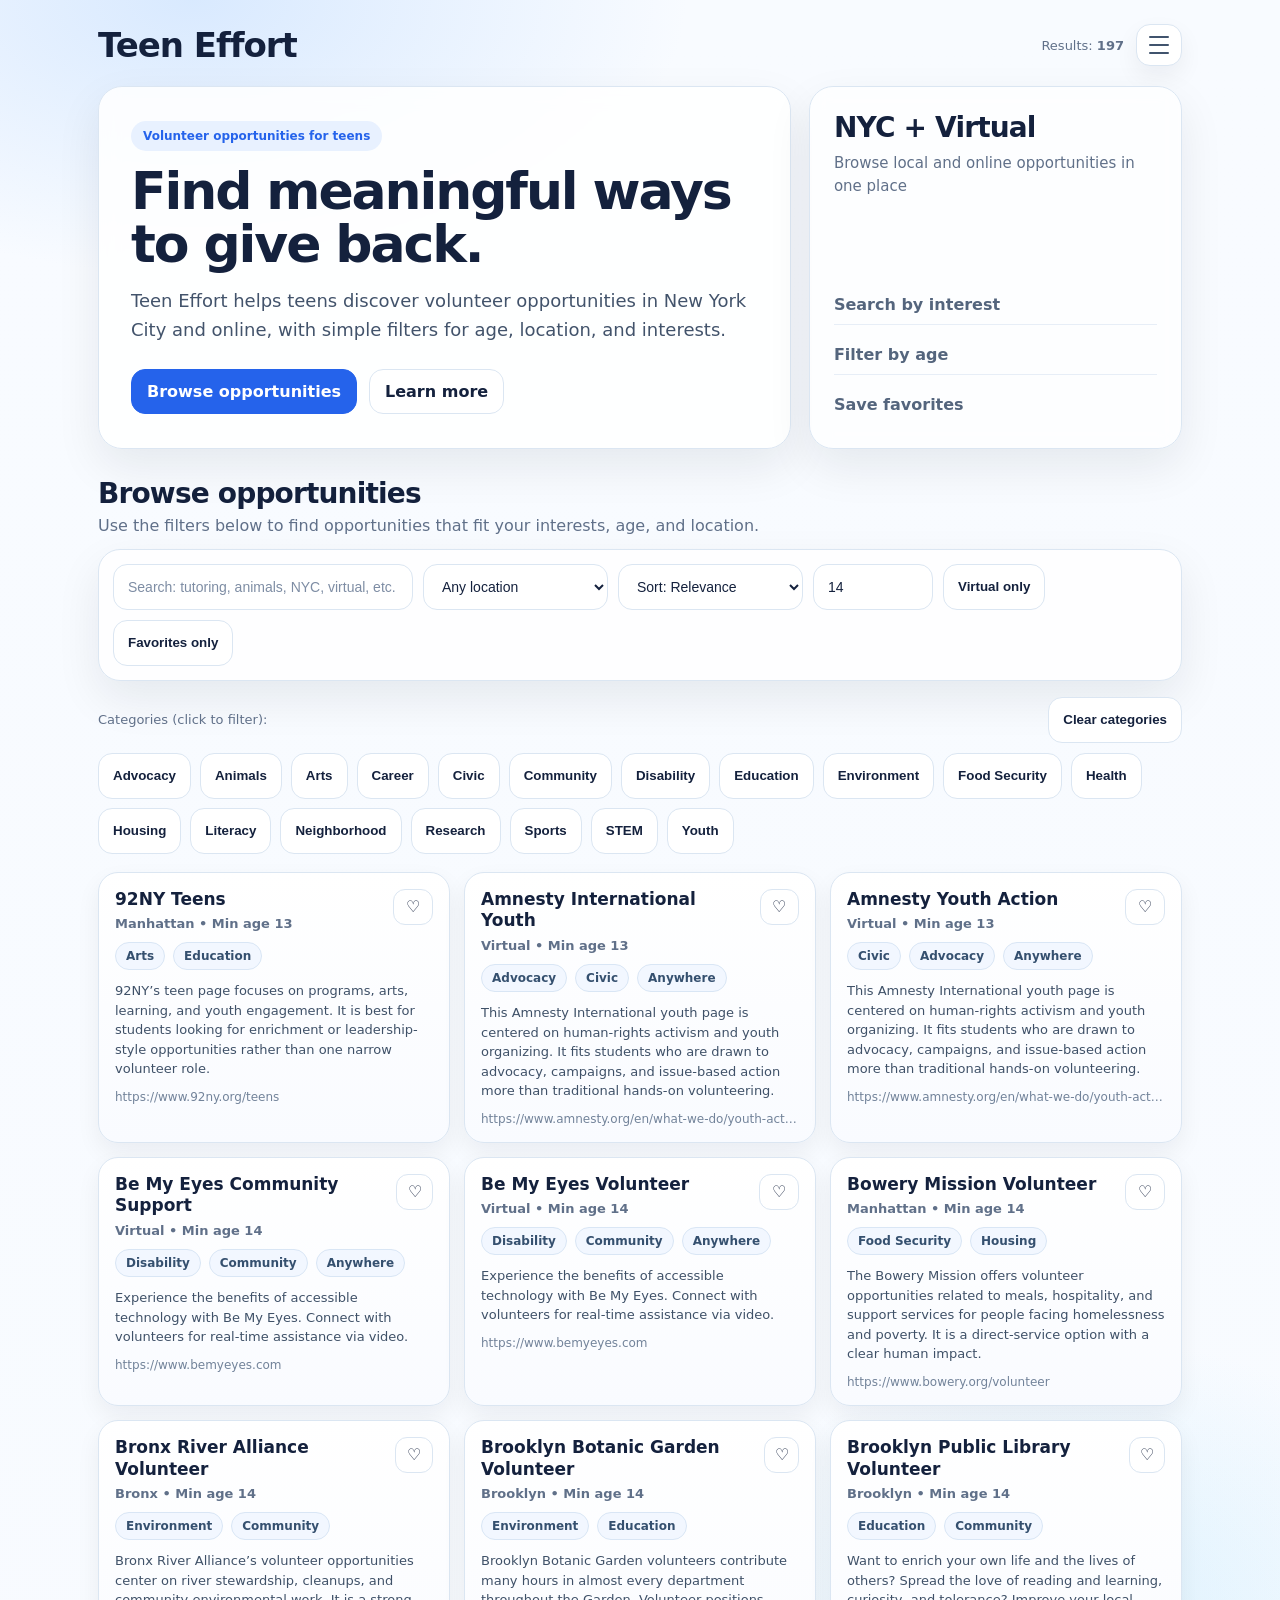
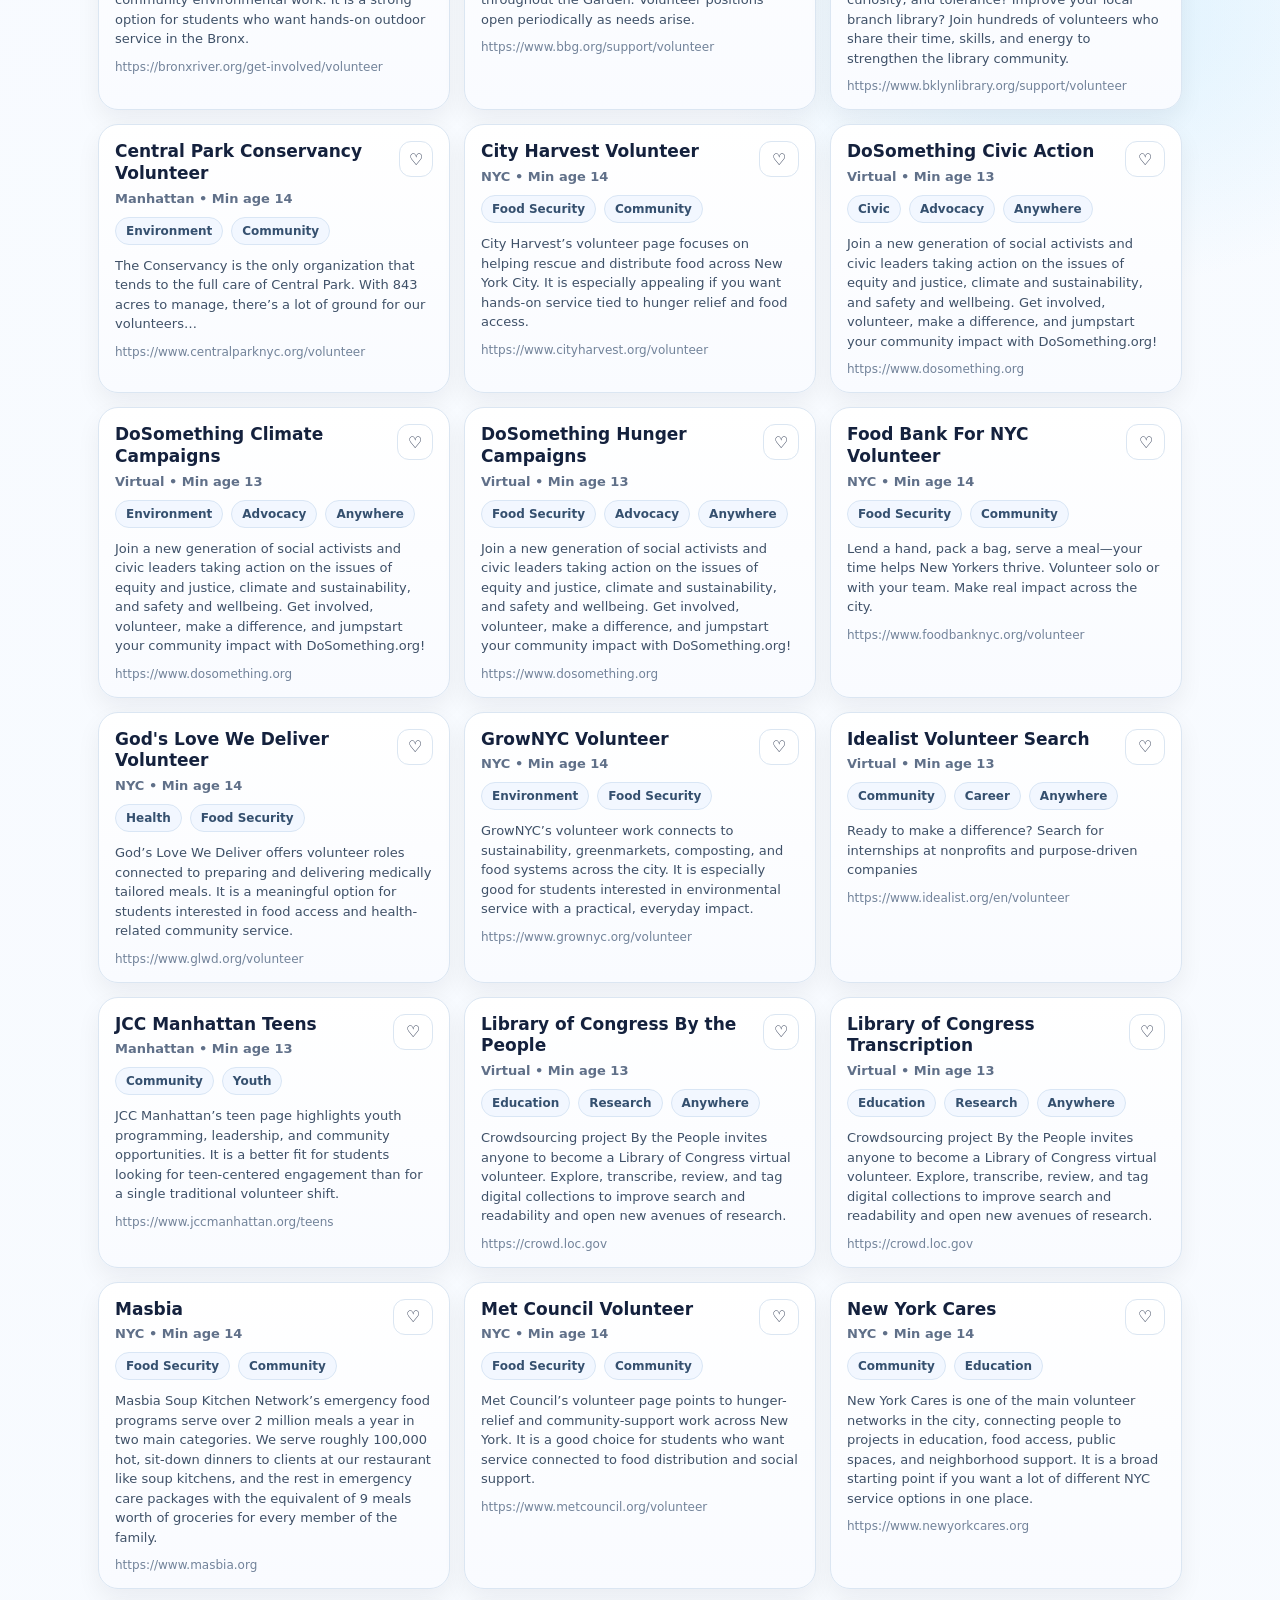
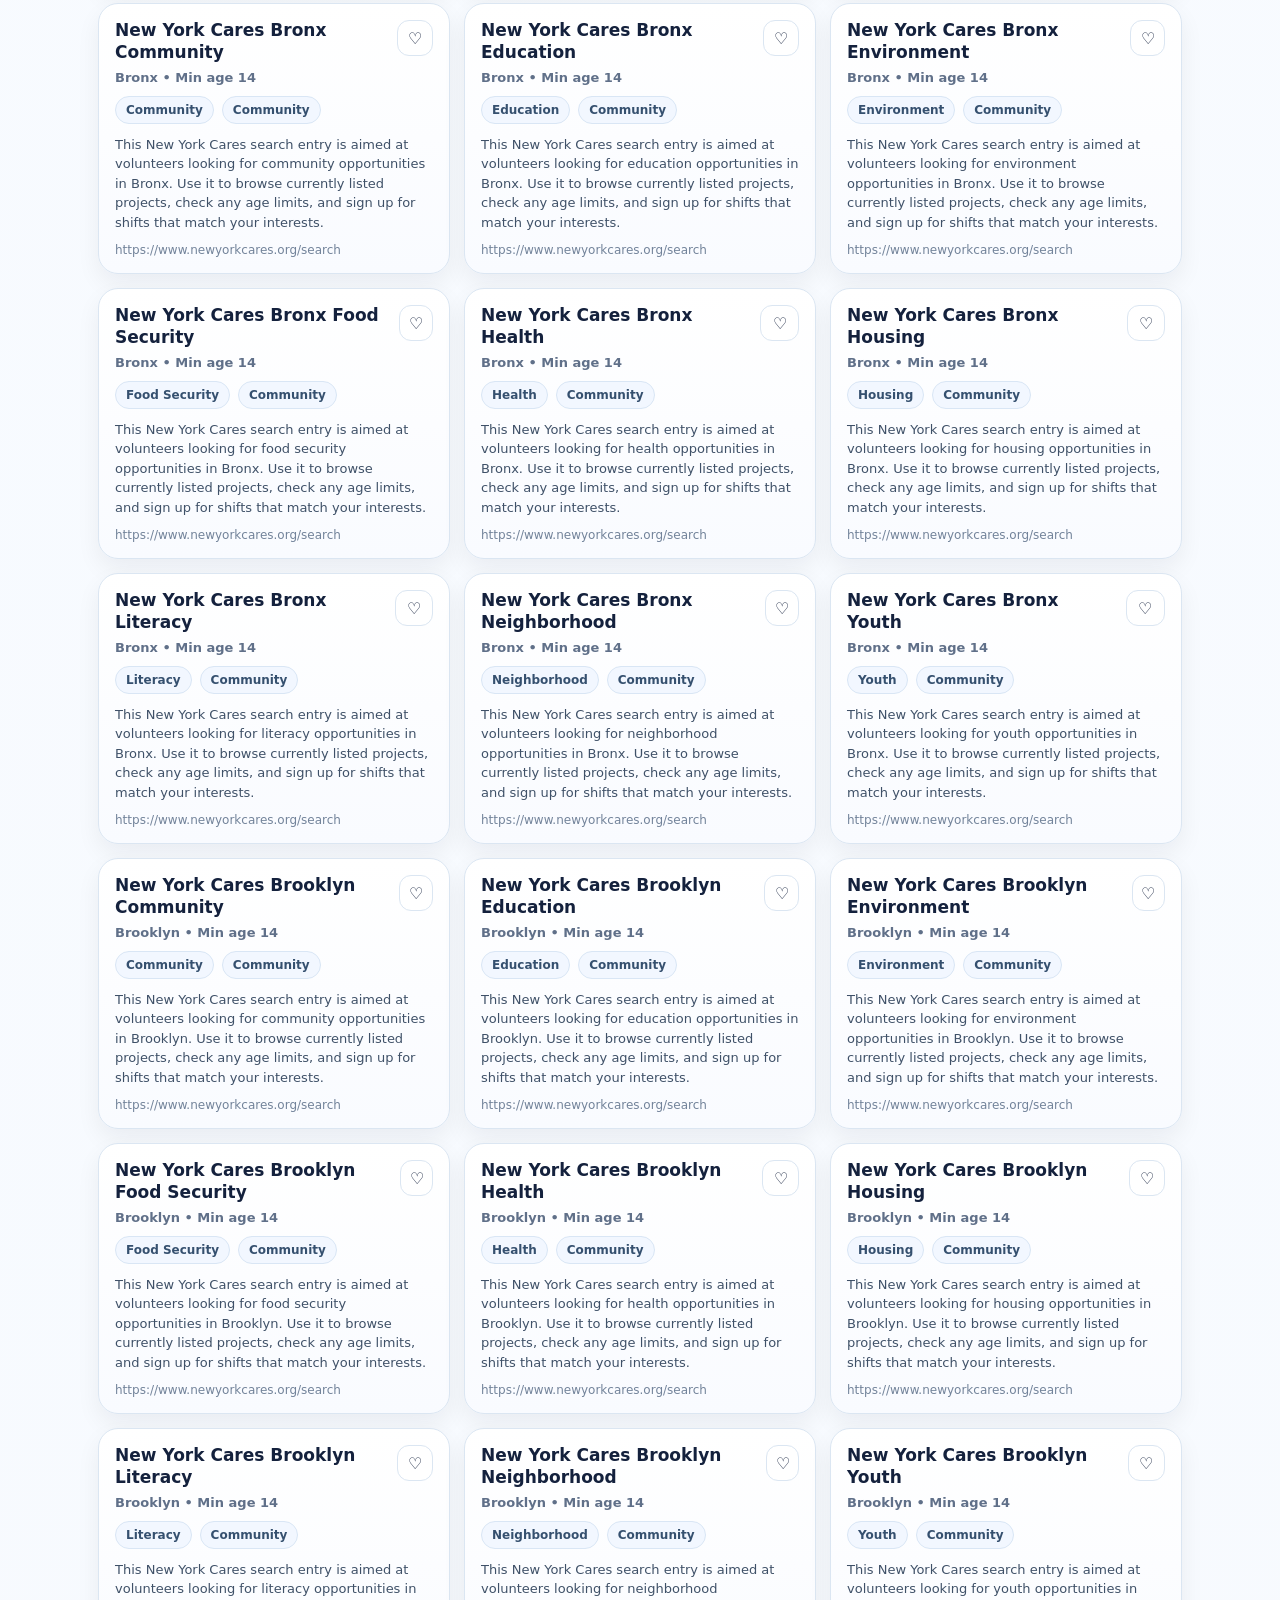
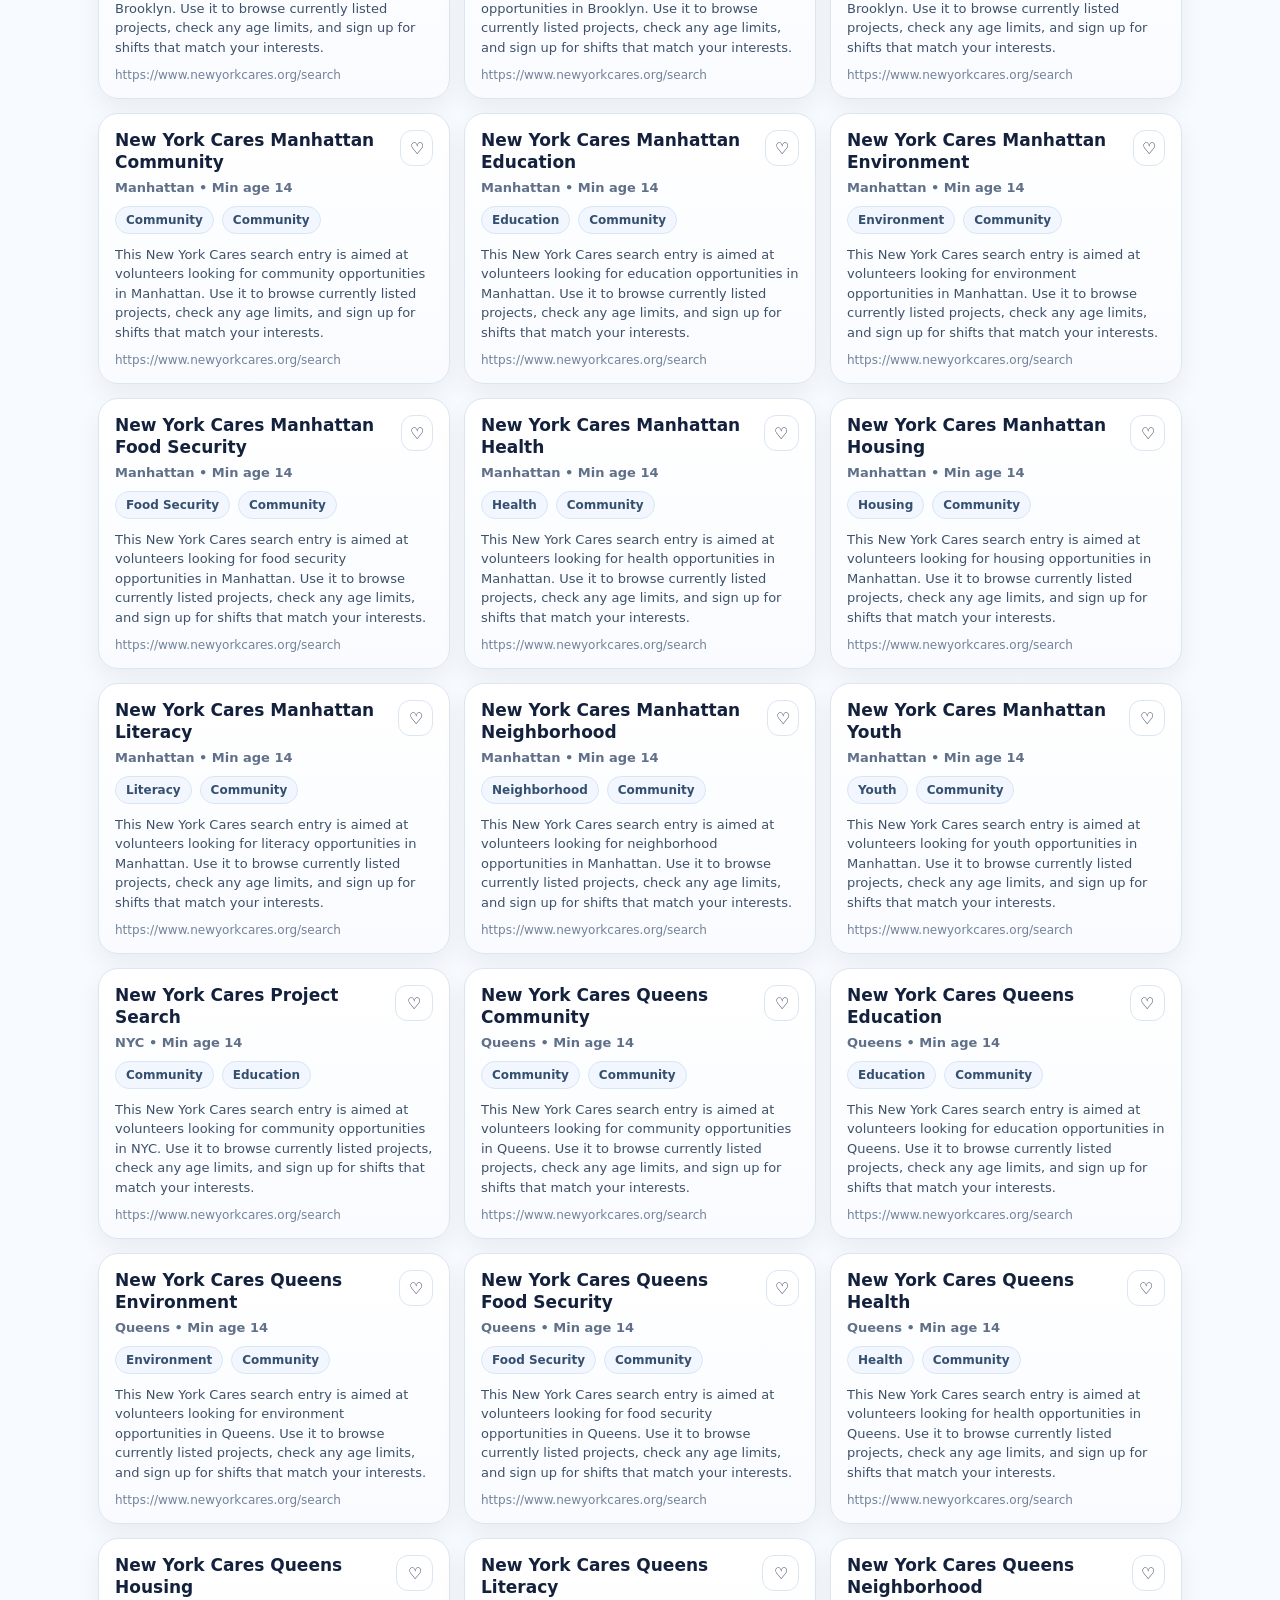
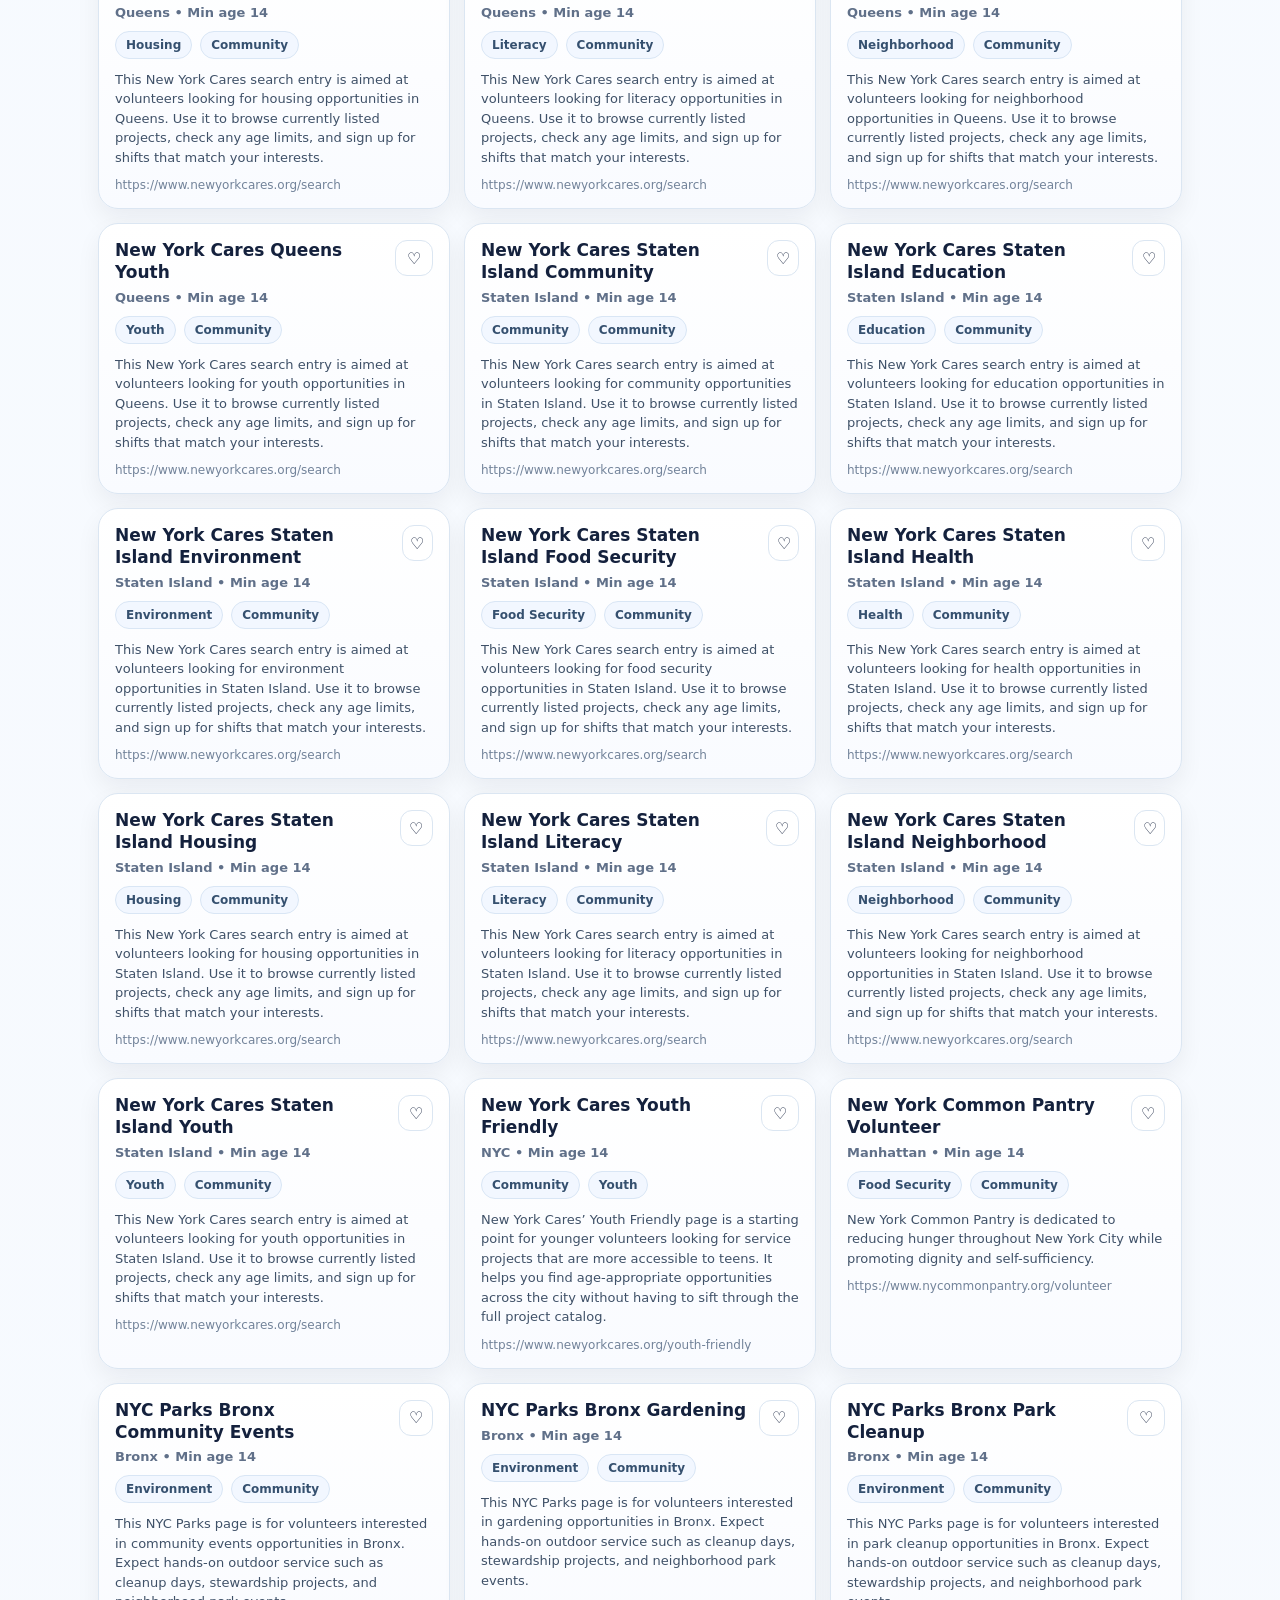
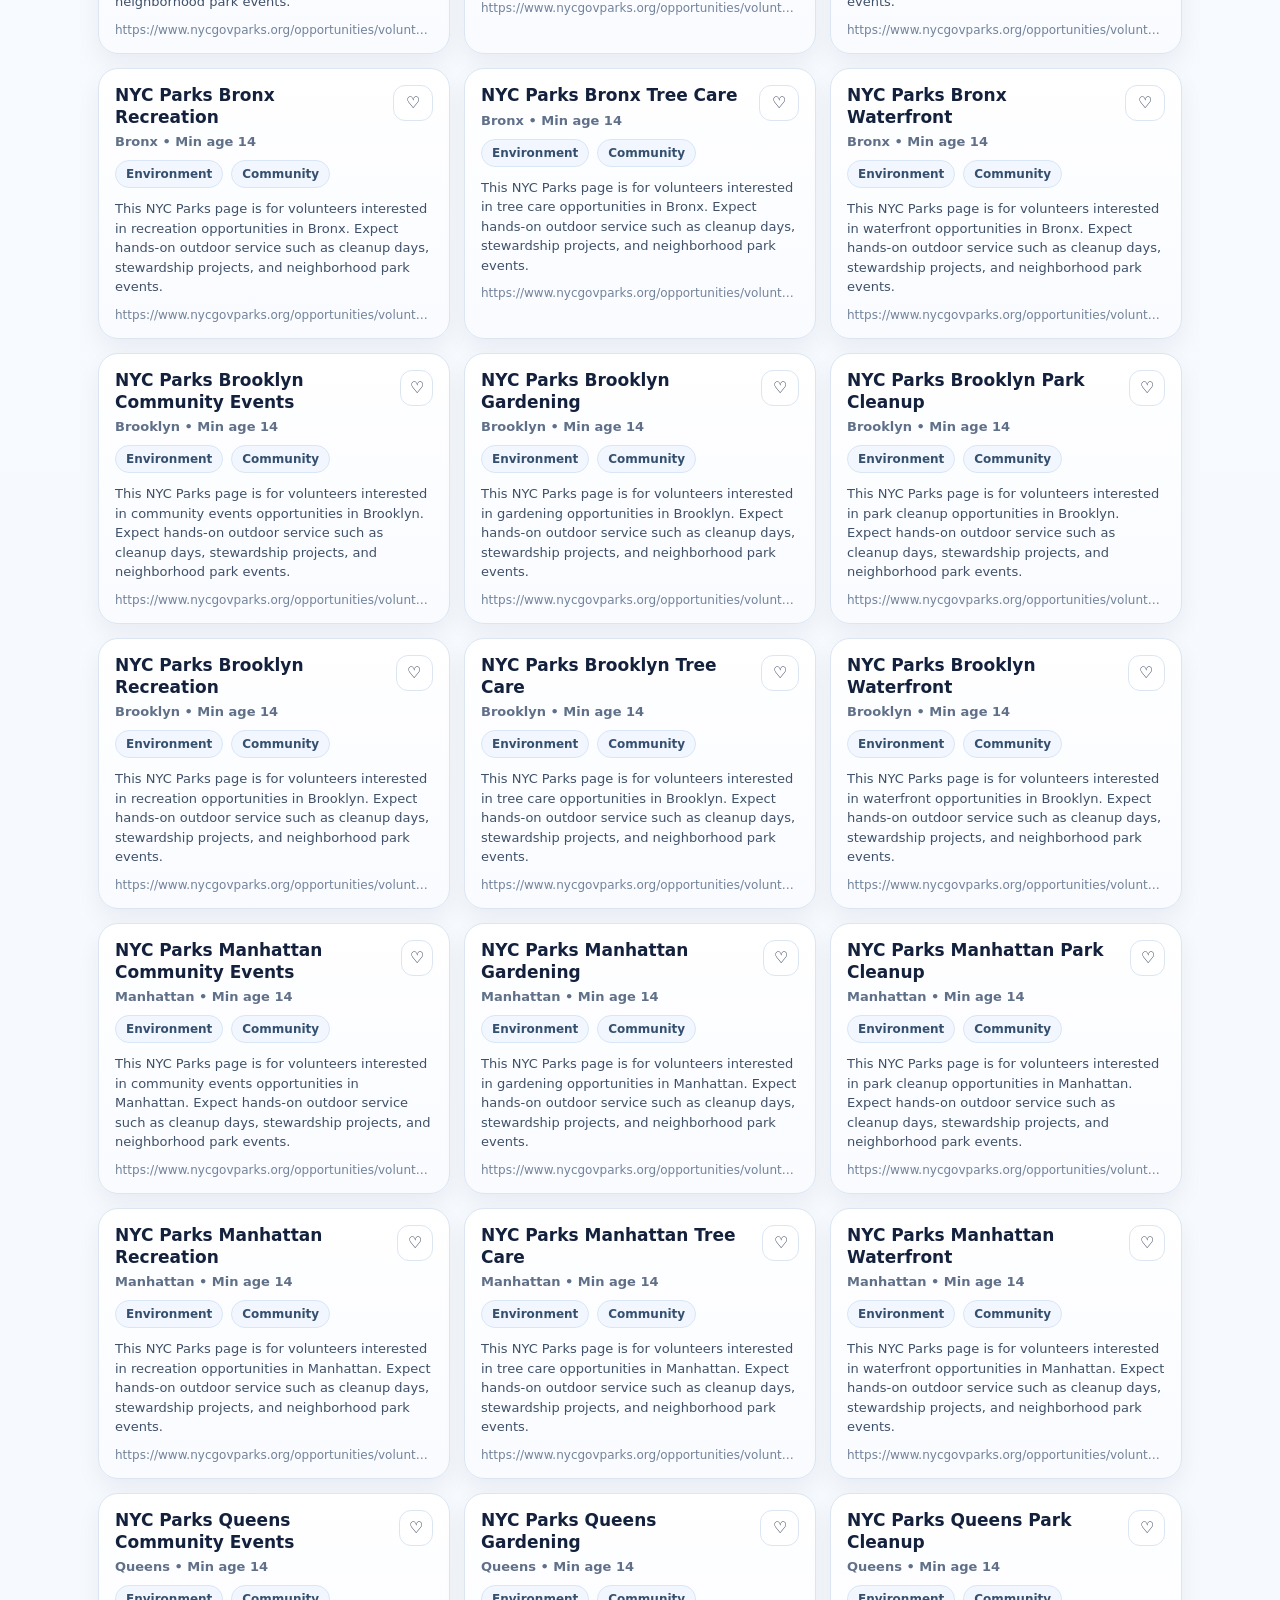
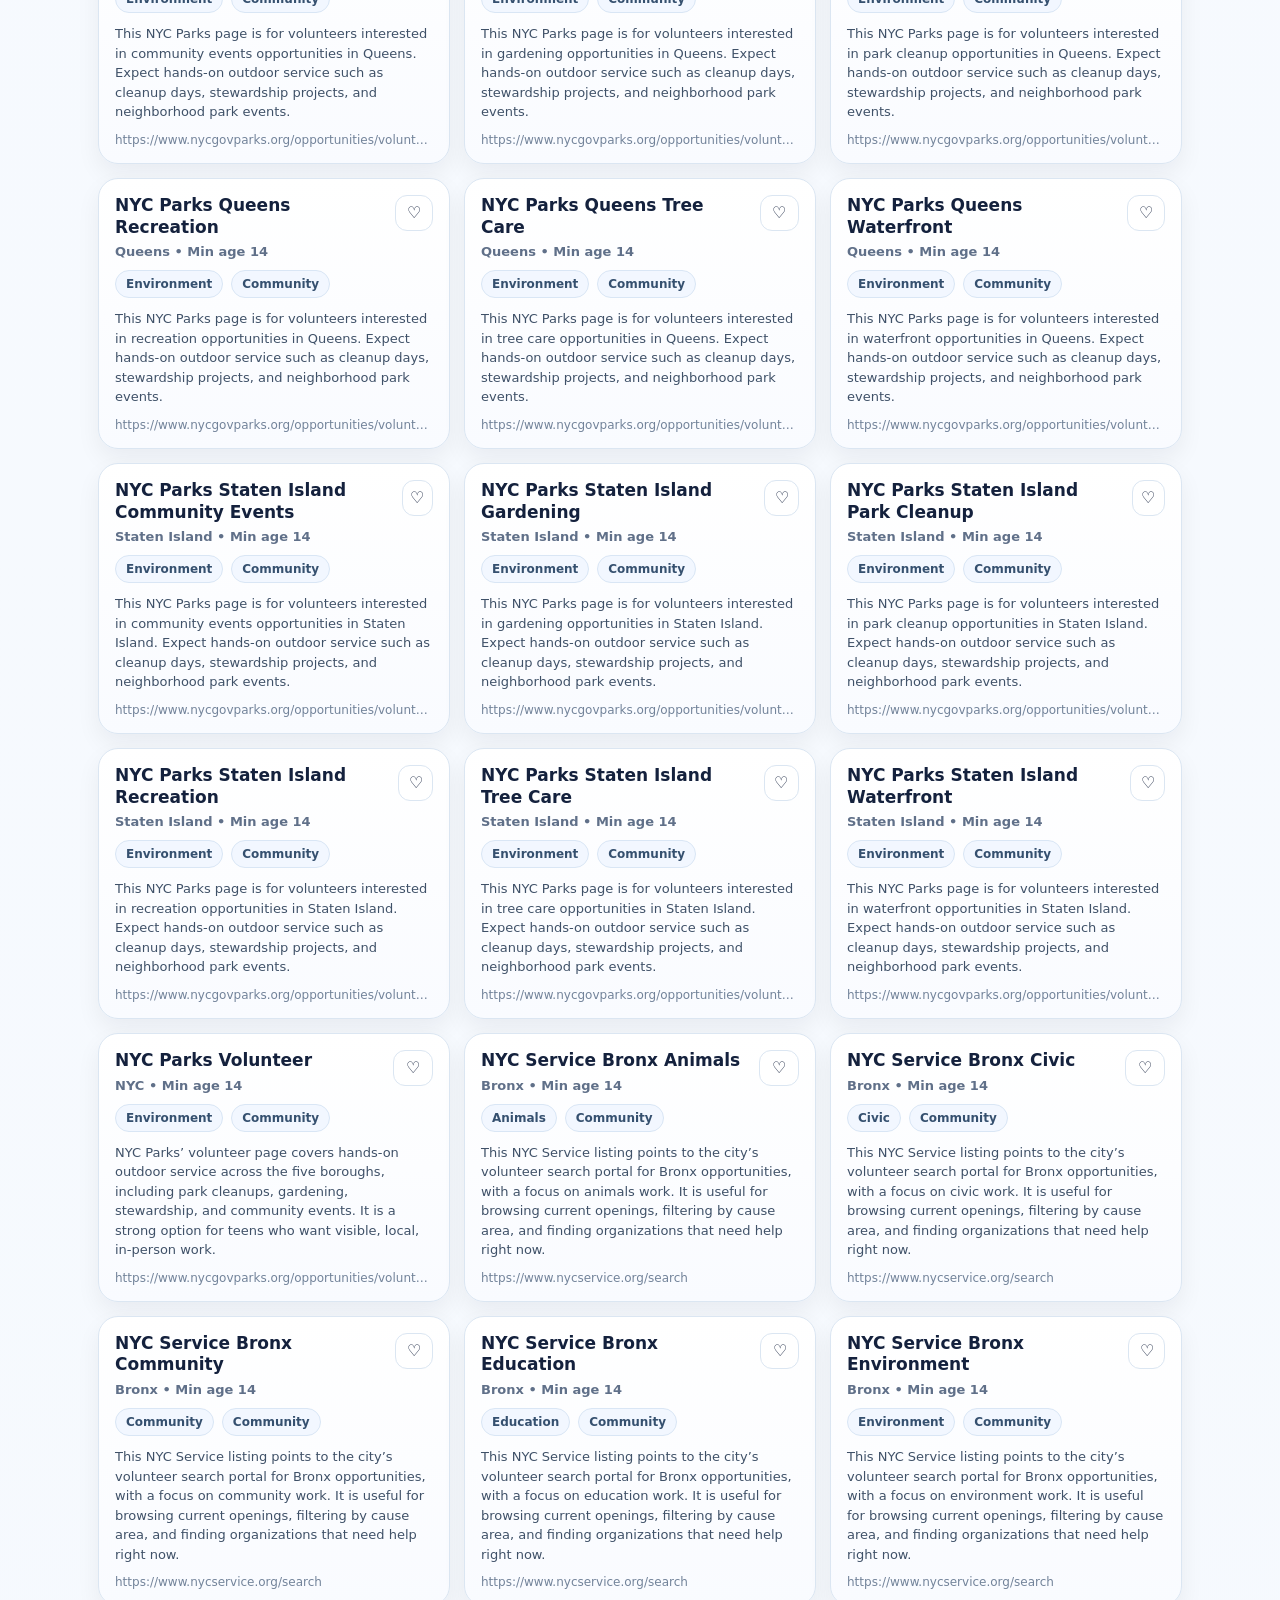
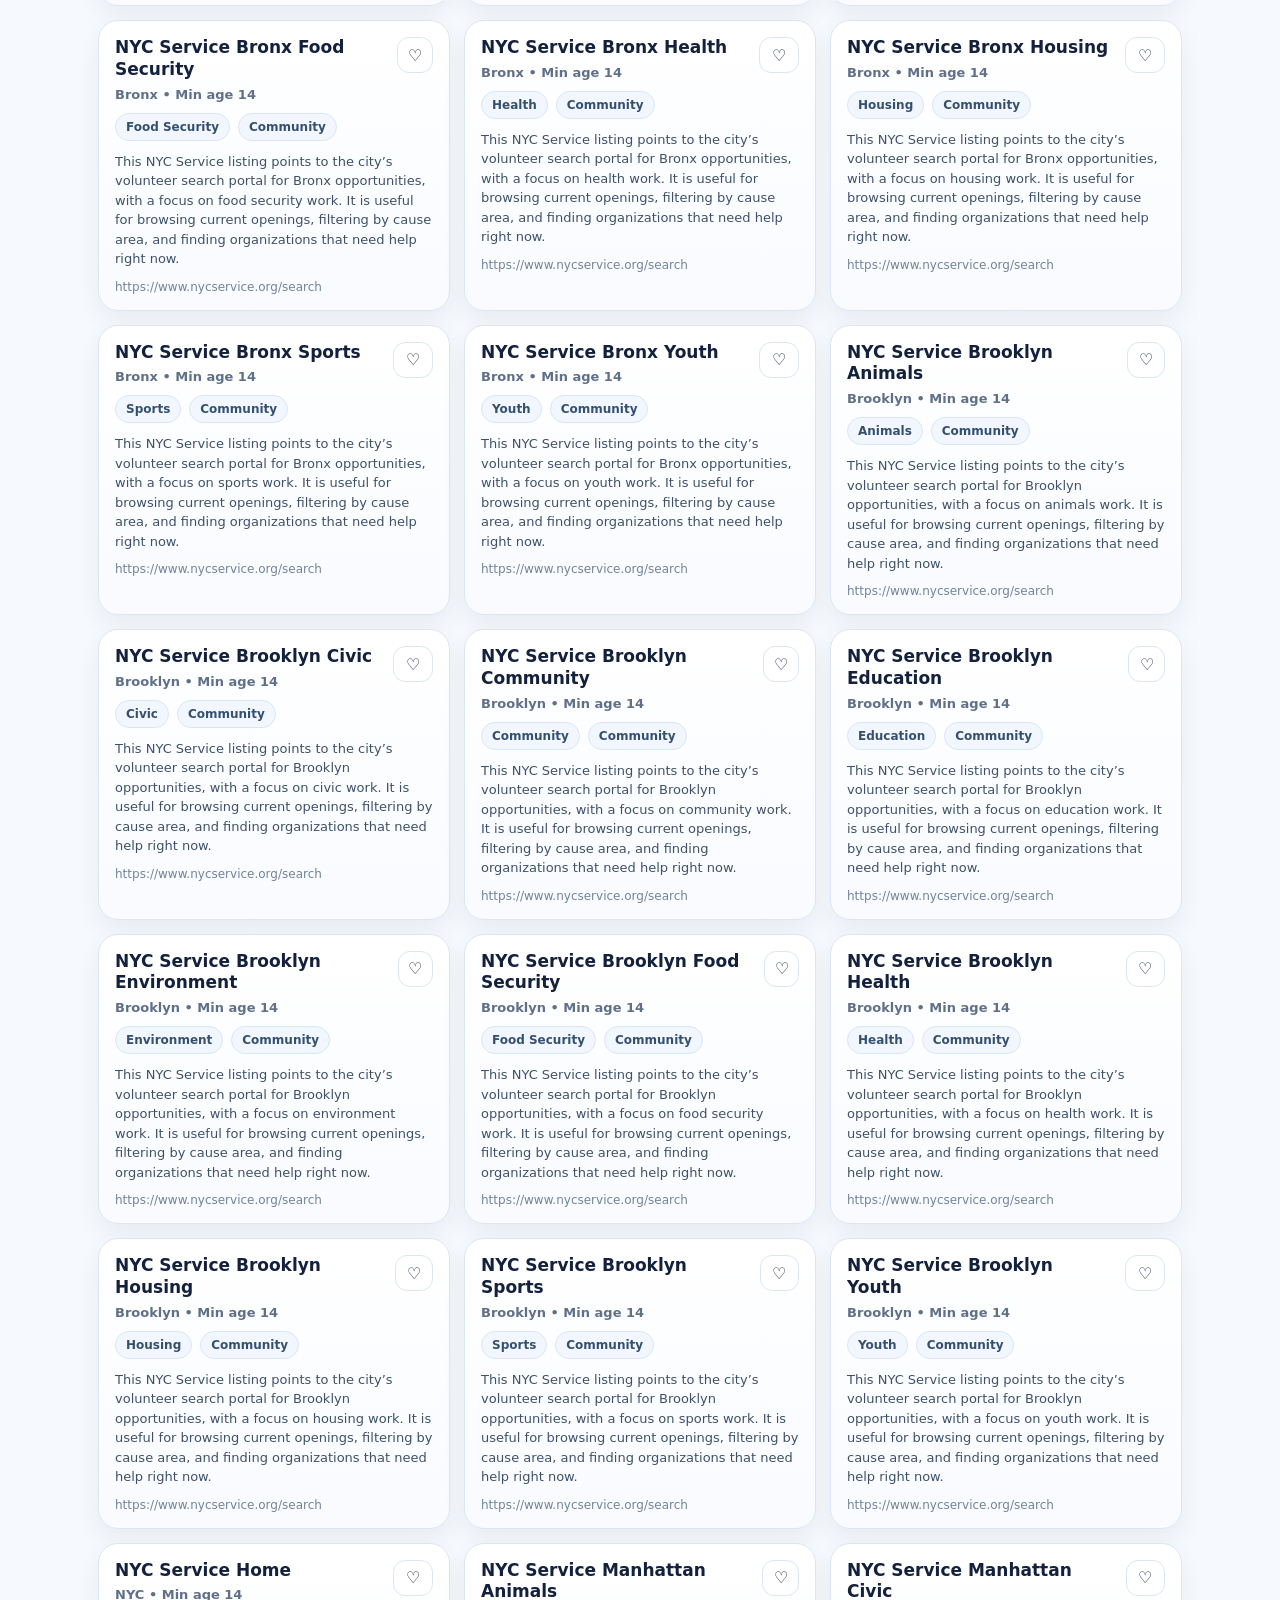
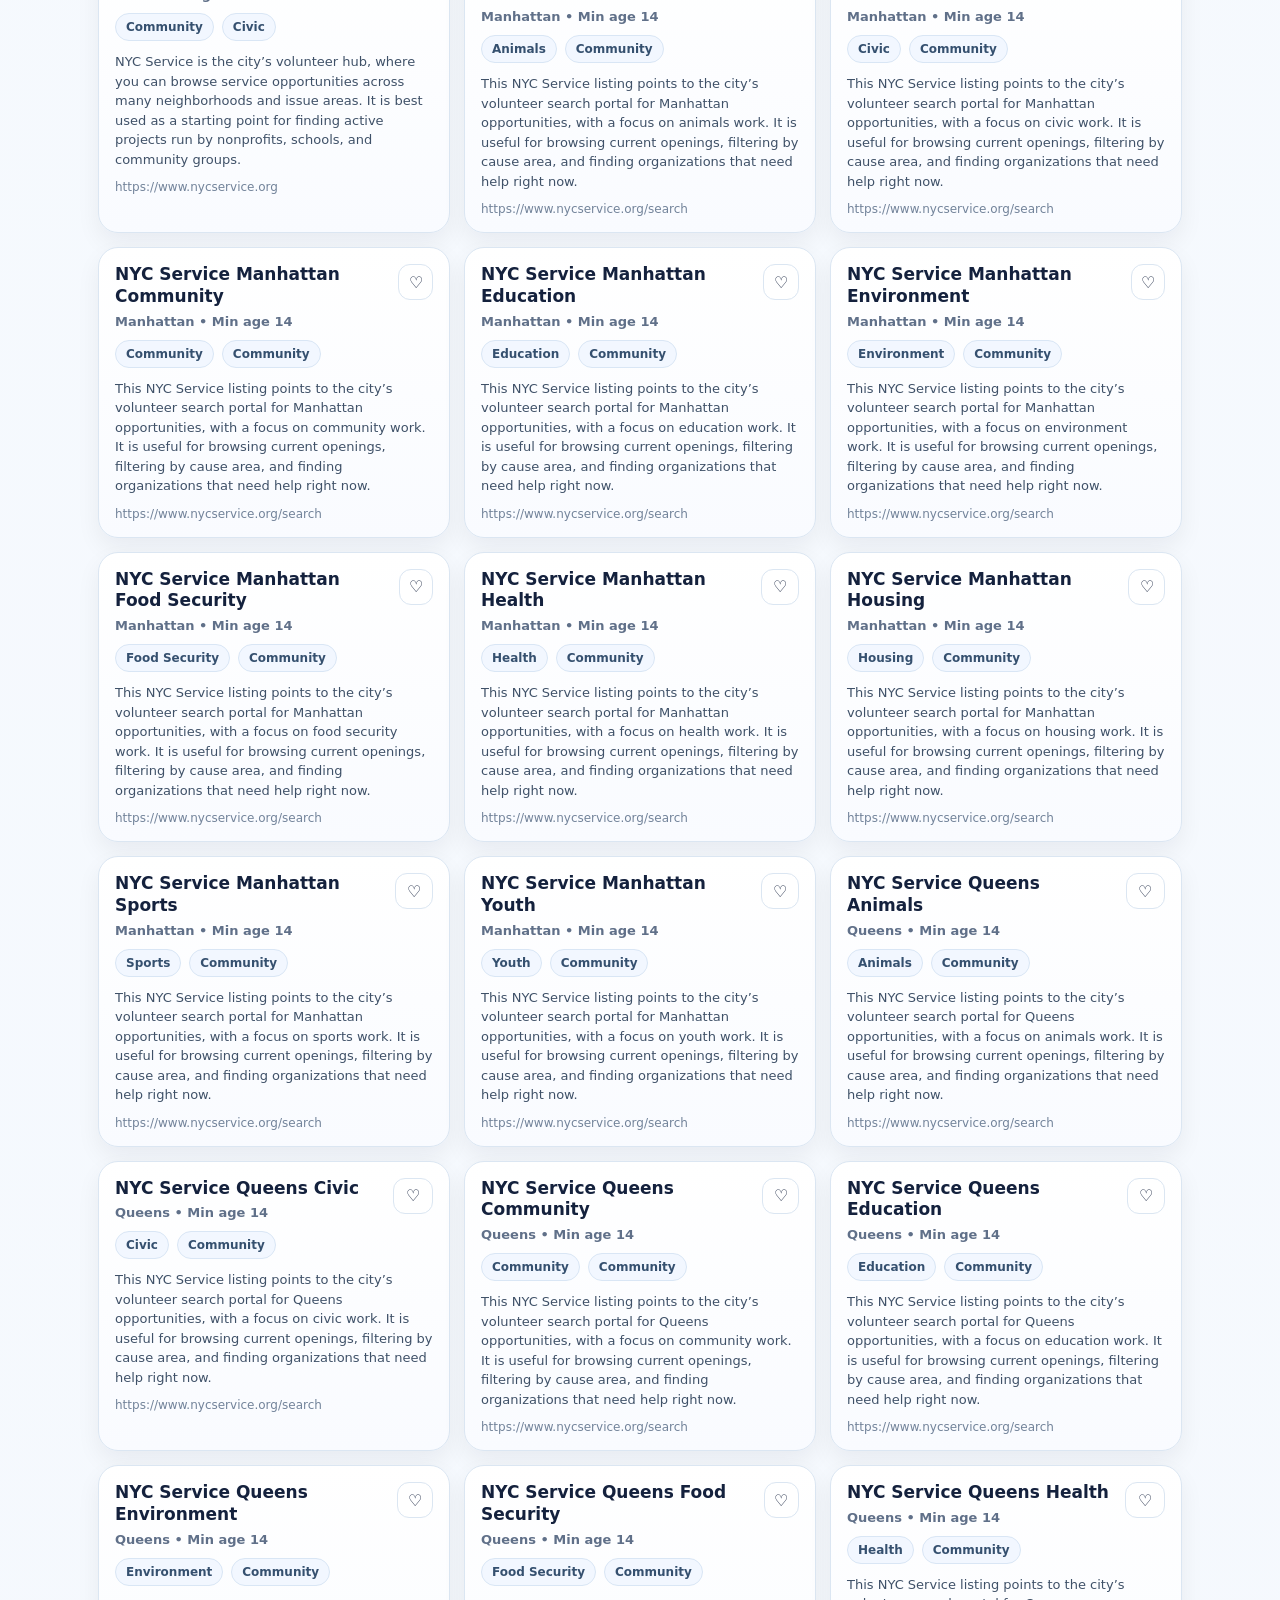
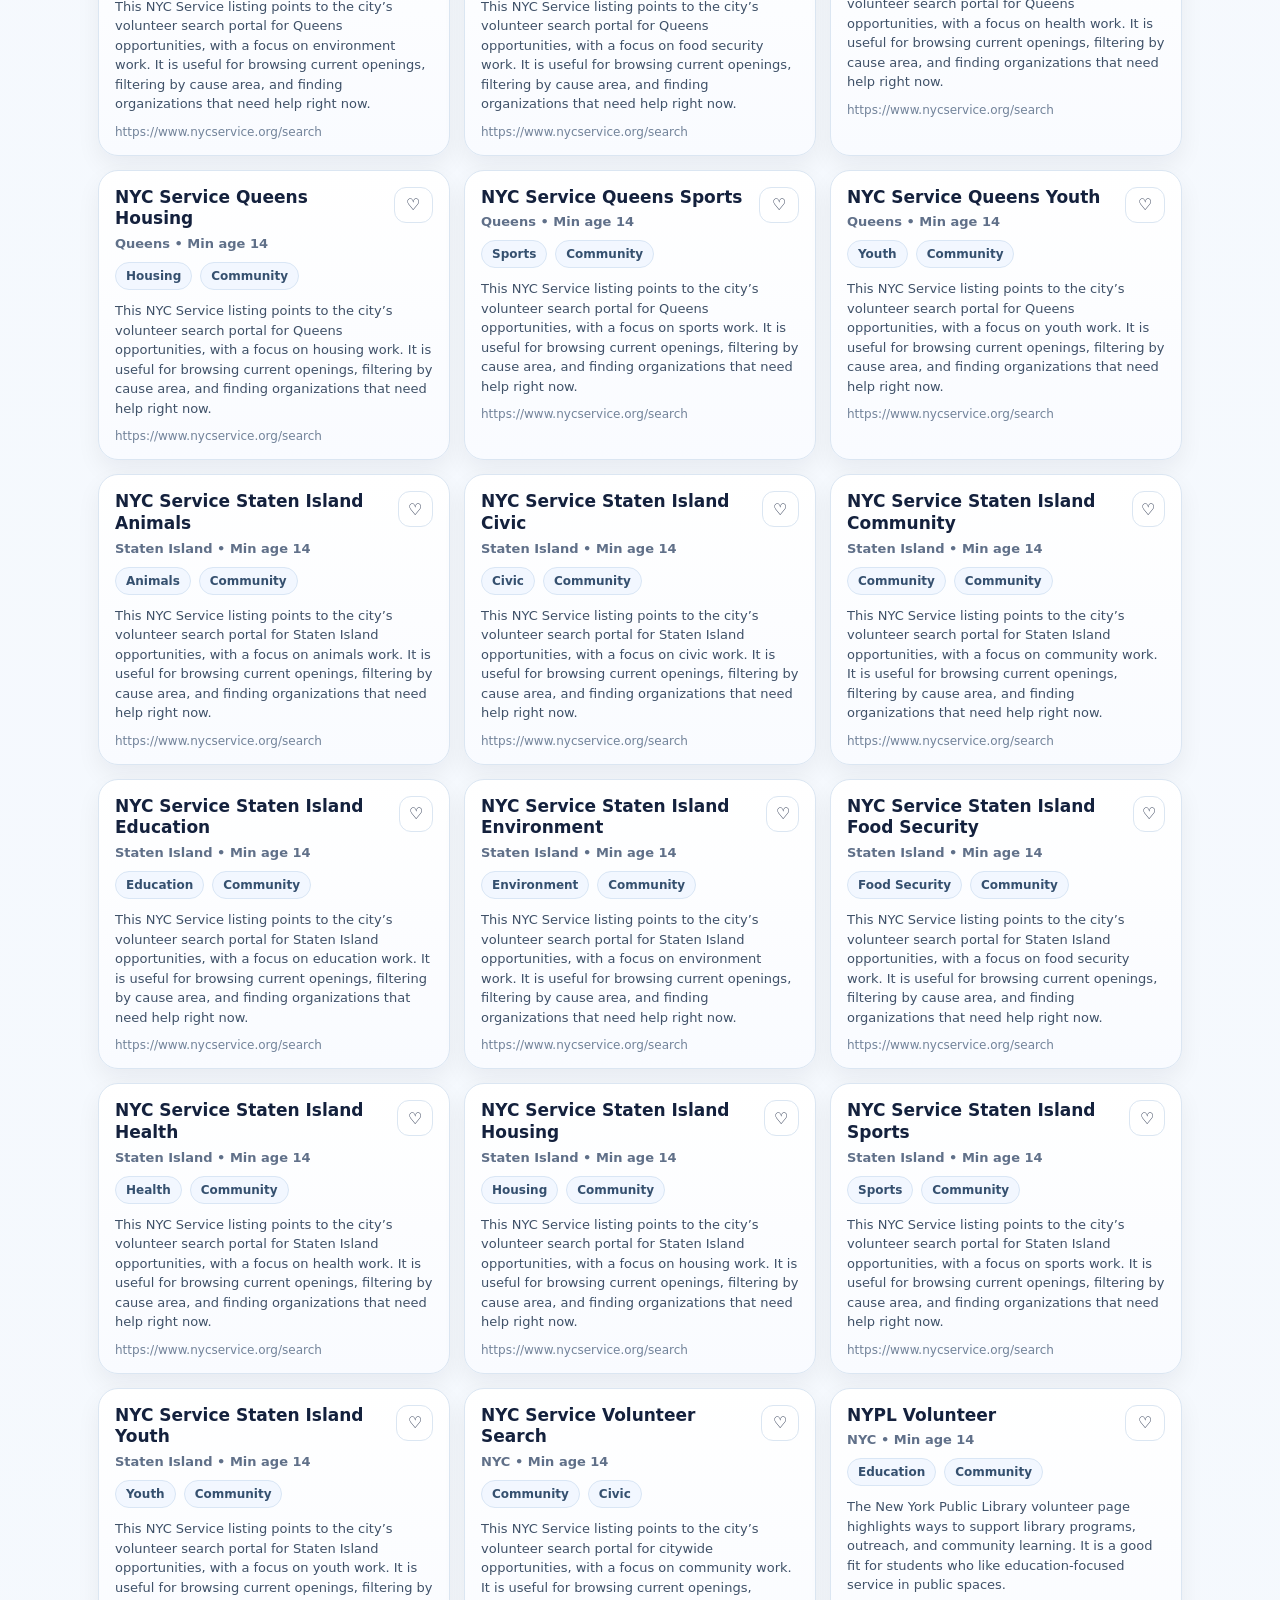
<file: index.html>
<!doctype html>
<html lang="en">
<head>
  <meta charset="UTF-8" />
  <meta name="viewport" content="width=device-width, initial-scale=1.0"/>
  <title>Teen Effort</title>
  <link rel="stylesheet" href="styles.css">
</head>

<body>
  <div class="container">
    <header class="site-header">
      <a class="brand" href="index.html">Teen Effort</a>

      <div class="topbar-right">
        <div class="muted small">
          Results: <b id="count">0</b>
        </div>

        <div class="menu">
          <button id="menuBtn" class="menu-btn" aria-haspopup="true" aria-expanded="false" aria-label="Open menu">
            <span></span><span></span><span></span>
          </button>

          <div id="menuDropdown" class="menu-dropdown" role="menu" aria-hidden="true">
            <a href="about.html" role="menuitem">About Us</a>
            <a href="submit.html" role="menuitem">Submit an Opportunity</a>
          </div>
        </div>
      </div>
    </header>

    <section class="hero-shell">
      <div class="hero-copy">
        <div class="hero-kicker">Volunteer opportunities for teens</div>
        <h1>Find meaningful ways to give back.</h1>
        <p class="hero-text">
          Teen Effort helps teens discover volunteer opportunities in New York City and online, with simple filters for age, location, and interests.
        </p>

        <div class="hero-actions">
          <a class="linkbtn primary" href="#browse">Browse opportunities</a>
          <a class="linkbtn secondary" href="about.html">Learn more</a>
        </div>
      </div>

      <div class="hero-card">
        <div class="hero-stat">
          <span class="hero-stat-number">NYC + Virtual</span>
          <span class="hero-stat-label">Browse local and online opportunities in one place</span>
        </div>

        <div class="hero-points">
          <div class="hero-point">Search by interest</div>
          <div class="hero-point">Filter by age</div>
          <div class="hero-point">Save favorites</div>
        </div>
      </div>
    </section>

    <section id="browse" class="browse-section">
      <div class="section-heading">
        <div>
          <h2>Browse opportunities</h2>
          <p class="muted">Use the filters below to find opportunities that fit your interests, age, and location.</p>
        </div>
      </div>

      <div class="controls-wrap">
        <div class="controls">
          <input id="search" class="input" placeholder="Search: tutoring, animals, NYC, virtual, etc." />

          <select id="borough" class="select">
            <option value="Any">Any location</option>
            <option value="Virtual">Virtual</option>
            <option value="NYC">NYC-wide</option>
            <option value="Manhattan">Manhattan</option>
            <option value="Brooklyn">Brooklyn</option>
            <option value="Queens">Queens</option>
            <option value="Bronx">Bronx</option>
            <option value="Staten Island">Staten Island</option>
          </select>

          <select id="sort" class="select">
            <option value="relevance">Sort: Relevance</option>
            <option value="az">Sort: A → Z</option>
            <option value="minAge">Sort: Minimum age</option>
            <option value="favorites">Sort: Favorites first</option>
          </select>

          <input id="age" class="input age-input" type="number" min="10" max="25" value="14" placeholder="Your age" />

          <button id="virtualOnly" class="btn" aria-pressed="false">Virtual only</button>
          <button id="favoritesOnly" class="btn" aria-pressed="false">Favorites only</button>
        </div>
      </div>

      <div class="meta-row">
        <div class="muted small">Categories (click to filter):</div>
        <button id="clearCats" class="btn" aria-pressed="false">Clear categories</button>
      </div>

      <div id="categoryChips" class="row"></div>

      <div id="error" class="muted small error-line"></div>

      <div id="results" class="grid"></div>
    </section>
  </div>

  <script src="app.js"></script>
</body>
</html>
</file>
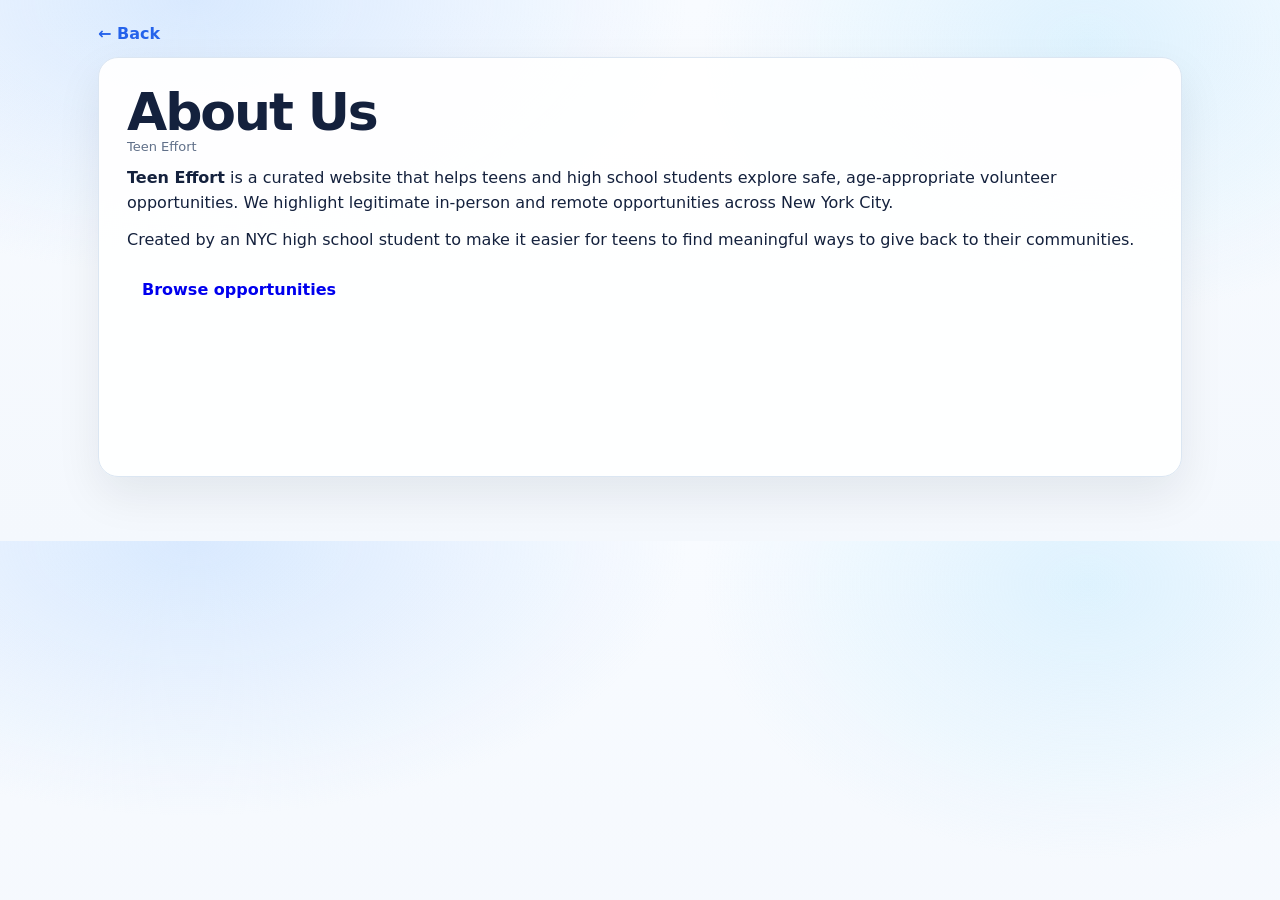
<file: about.html>
<!doctype html>
<html lang="en">
<head>
  <meta charset="UTF-8" />
  <meta name="viewport" content="width=device-width, initial-scale=1.0"/>
  <title>About • Teen Effort</title>
  <link rel="stylesheet" href="styles.css">
</head>

<body>
  <div class="container">
    <a class="backlink" href="index.html">← Back</a>

    <div class="panel">
      <h1 style="margin-top:0;">About Us</h1>

      <div class="muted small" style="margin-bottom:12px;">
        Teen Effort
      </div>

      <p style="margin:0; font-size:16px; line-height:1.55;">
        <b>Teen Effort</b> is a curated website that helps teens and high school students explore safe, age-appropriate volunteer opportunities. We highlight legitimate in-person and remote opportunities across New York City.
      </p>

      <p style="margin-top:12px; font-size:16px; line-height:1.55;">
        Created by an NYC high school student to make it easier for teens to find meaningful ways to give back to their communities.
      </p>

      <div class="row" style="margin-top:14px;">
        <a class="linkbtn" href="index.html">Browse opportunities</a>
      </div>
    </div>
  </div>
</body>
</html>
</file>
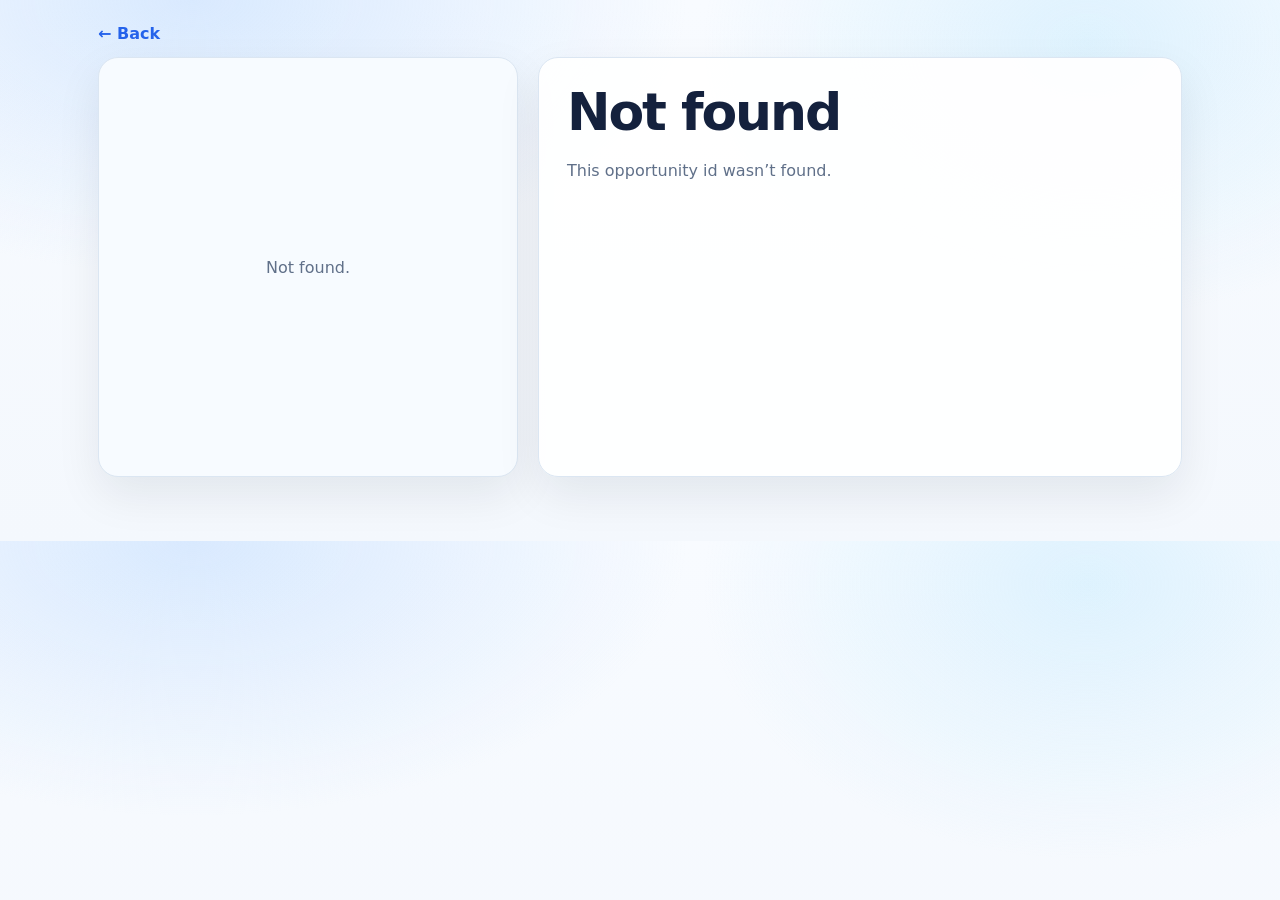
<file: details.html>
<!doctype html>
<html lang="en">
<head>
  <meta charset="UTF-8" />
  <meta name="viewport" content="width=device-width, initial-scale=1.0"/>
  <title>Opportunity Details</title>
  <link rel="stylesheet" href="styles.css">
</head>

<body>
  <div class="container">
    <a class="backlink" href="index.html">← Back</a>

    <div id="wrap" class="details">
      <div class="hero" id="hero">
        <div class="muted">Loading…</div>
      </div>

      <div class="panel">
        <h1 id="name">Loading…</h1>
        <div class="muted small" id="meta"></div>

        <div class="row" id="badges"></div>

        <p id="desc" class="muted" style="margin-top:12px;"></p>

        <div class="row">
          <a id="link" class="linkbtn" target="_blank" rel="noopener">Visit website</a>
        </div>
      </div>
    </div>
  </div>

  <script>
    const id = new URLSearchParams(location.search).get("id");

    const hero = document.getElementById("hero");
    const nameEl = document.getElementById("name");
    const metaEl = document.getElementById("meta");
    const badgesEl = document.getElementById("badges");
    const descEl = document.getElementById("desc");
    const linkEl = document.getElementById("link");

    function slug(s){
      return String(s || "")
        .toLowerCase()
        .trim()
        .replace(/&/g, "and")
        .replace(/[^a-z0-9]+/g, "-")
        .replace(/^-+|-+$/g, "");
    }

    function normalizeItem(item){
      const name = item.name || item.title || "Untitled";
      const nid = item.id || slug(name) || slug(item.url || Math.random());
      const virtual = !!item.virtual;
      let borough = item.borough || item.location || "NYC";
      if (virtual) borough = "Virtual";
      if (borough === "Anywhere") borough = "Virtual";
      if (borough === "NYC-wide") borough = "NYC";
      if (borough === "Manhattan/Bronx/Staten Island") borough = "NYC";

      return {
        id: nid,
        name,
        url: item.url || "#",
        virtual,
        minAge: Number.isFinite(item.minAge) ? item.minAge : 13,
        maxAge: Number.isFinite(item.maxAge) ? item.maxAge : 19,
        borough,
        description: item.description || item.notes || "",
        categories: Array.isArray(item.categories) ? item.categories : [],
        image: item.image || ""
      };
    }

    fetch("opportunities.json", { cache: "no-store" })
      .then(r => r.json())
      .then(raw => raw.map(normalizeItem))
      .then(data => {
        const item = data.find(x => x.id === id);
        if(!item){
          hero.innerHTML = "<div class='muted'>Not found.</div>";
          nameEl.textContent = "Not found";
          metaEl.textContent = "";
          descEl.textContent = "This opportunity id wasn’t found.";
          linkEl.style.display = "none";
          return;
        }

        hero.innerHTML = item.image
  ? `<img src="${item.image}" alt="${item.name}">`
  : `<div class="muted">No image yet</div>`;

        nameEl.textContent = item.name;
        metaEl.textContent = `${item.virtual ? "Virtual" : "In-person"} • ${item.virtual ? "Anywhere" : item.borough} • Min age ${item.minAge}`;

        badgesEl.innerHTML = (item.categories || []).map(c => `<span class="badge">${c}</span>`).join("");
        descEl.textContent = item.description || "No description yet.";
        linkEl.href = item.url;
      })
      .catch(() => {
        hero.innerHTML = "<div class='muted'>Load failed.</div>";
        nameEl.textContent = "Load failed";
        descEl.textContent = "opportunities.json could not be read. Make sure you’re running the server.";
      });
  </script>
</body>
</html>
</file>
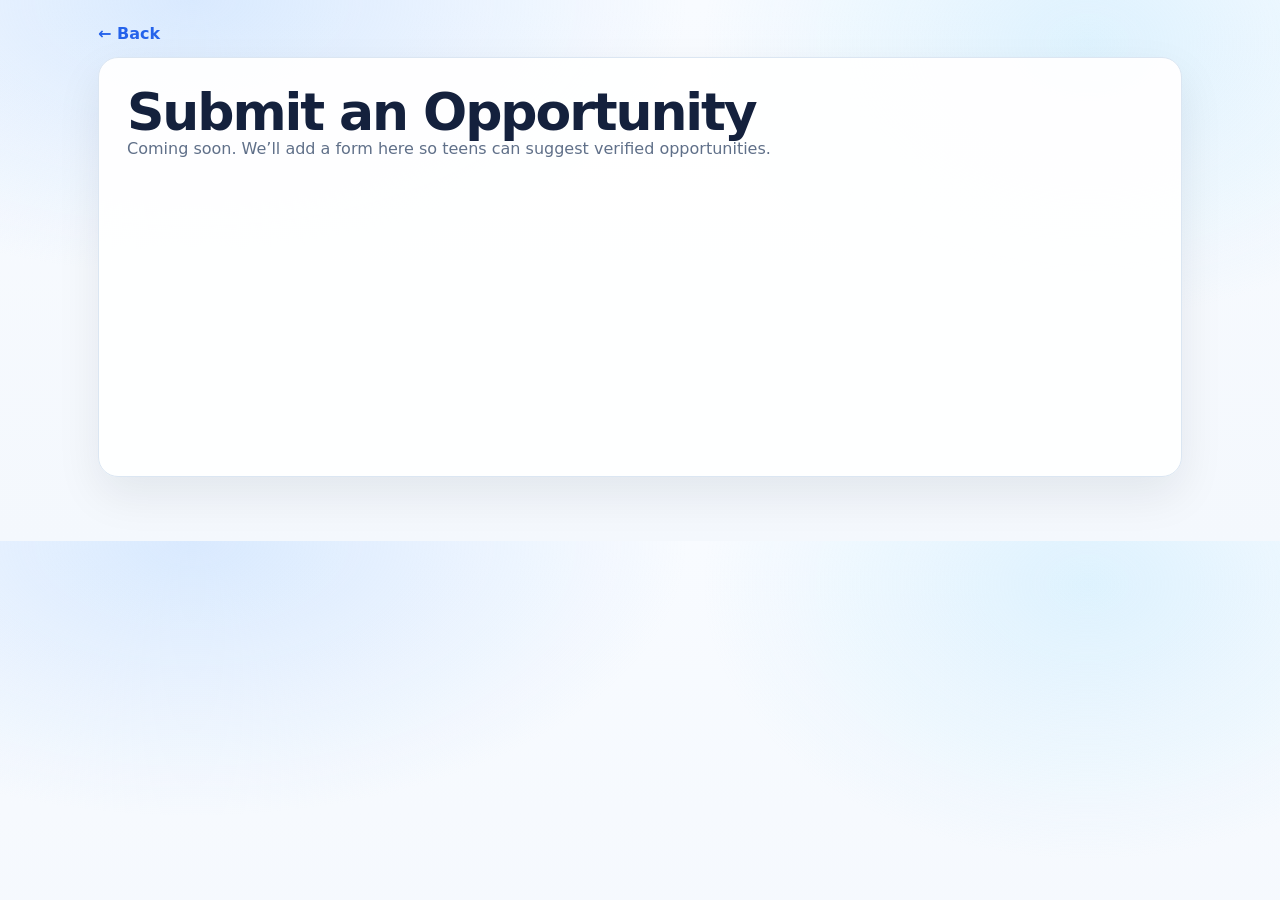
<file: Submit.html>
<!doctype html>
<html lang="en">
<head>
  <meta charset="UTF-8" />
  <meta name="viewport" content="width=device-width, initial-scale=1.0"/>
  <title>Submit an Opportunity</title>
  <link rel="stylesheet" href="styles.css">
</head>

<body>
  <div class="container">
    <a class="backlink" href="index.html">← Back</a>

    <div class="panel">
      <h1 style="margin-top:0;">Submit an Opportunity</h1>
      <p class="muted" style="margin:0;">
        Coming soon. We’ll add a form here so teens can suggest verified opportunities.
      </p>
    </div>
  </div>
</body>
</html>
</file>
<file: styles.css>
:root{
  --bg:#f8fbff;
  --panel:#ffffff;
  --panel-soft:#f3f8ff;
  --text:#14213d;
  --muted:#607089;
  --border:#dbe6f2;
  --shadow:0 18px 45px rgba(15,23,42,.08);
  --shadow-soft:0 10px 24px rgba(15,23,42,.06);
  --accent:#2563eb;
  --accent-soft:#e8f1ff;
  --accent-soft-2:#dbeafe;
}

*{box-sizing:border-box}

html{
  scroll-behavior:smooth;
}

body{
  margin:0;
  font-family: ui-sans-serif, system-ui, -apple-system, Segoe UI, Roboto, Arial, sans-serif;
  background:
    radial-gradient(900px 500px at 15% 0%, rgba(191,219,254,.55), transparent 55%),
    radial-gradient(700px 500px at 85% 8%, rgba(186,230,253,.42), transparent 55%),
    linear-gradient(180deg, #f8fbff 0%, #f4f8fd 100%);
  color:var(--text);
}

.container{
  max-width:1120px;
  margin:0 auto;
  padding:24px 18px 64px;
}

.site-header{
  display:flex;
  align-items:center;
  justify-content:space-between;
  gap:16px;
  margin-bottom:20px;
}

.brand{
  text-decoration:none;
  color:var(--text);
  font-weight:900;
  font-size:34px;
  letter-spacing:-0.03em;
}

.topbar-right{
  display:flex;
  align-items:center;
  gap:12px;
}

.muted{color:var(--muted)}
.small{font-size:13px}

.hero-shell{
  display:grid;
  grid-template-columns: minmax(0, 1.3fr) minmax(280px, .7fr);
  gap:18px;
  align-items:stretch;
  margin-bottom:28px;
}

.hero-copy,
.hero-card{
  border:1px solid var(--border);
  border-radius:24px;
  background:rgba(255,255,255,.86);
  box-shadow:var(--shadow);
  backdrop-filter:blur(10px);
}

.hero-copy{
  padding:34px 32px;
}

.hero-kicker{
  display:inline-block;
  margin-bottom:14px;
  padding:8px 12px;
  border-radius:999px;
  background:var(--accent-soft);
  color:var(--accent);
  font-size:12px;
  font-weight:800;
}

h1{
  margin:0;
  font-size:52px;
  line-height:1.02;
  letter-spacing:-0.04em;
}

.hero-text{
  max-width:640px;
  margin:16px 0 0;
  font-size:18px;
  line-height:1.6;
  color:#42536b;
}

.hero-actions{
  display:flex;
  flex-wrap:wrap;
  gap:12px;
  margin-top:24px;
}

.hero-card{
  padding:24px;
  display:flex;
  flex-direction:column;
  justify-content:space-between;
  background:rgba(255,255,255,.72);
}

.hero-stat{
  display:flex;
  flex-direction:column;
  gap:8px;
}

.hero-stat-number{
  font-size:28px;
  font-weight:900;
  letter-spacing:-0.03em;
  color:var(--text);
}

.hero-stat-label{
  color:var(--muted);
  line-height:1.5;
  font-size:15px;
}

.hero-points{
  display:grid;
  gap:10px;
  margin-top:20px;
}

.hero-point{
  padding:10px 0;
  border:none;
  border-bottom:1px solid #e7eef7;
  border-radius:0;
  background:transparent;
  font-weight:700;
  color:#54657d;
  box-shadow:none;
}

.hero-point:last-child{
  border-bottom:none;
}

.browse-section{
  margin-top:8px;
}

.section-heading{
  display:flex;
  align-items:end;
  justify-content:space-between;
  gap:12px;
  margin-bottom:14px;
}

.section-heading h2{
  margin:0 0 6px;
  font-size:28px;
  letter-spacing:-0.03em;
}

.section-heading p{
  margin:0;
}

.controls-wrap{
  border:1px solid var(--border);
  border-radius:22px;
  background:rgba(255,255,255,.88);
  box-shadow:var(--shadow);
  padding:14px;
}

.controls{
  display:flex;
  flex-wrap:wrap;
  gap:10px;
}

.input, .select{
  min-height:46px;
  padding:11px 14px;
  border-radius:14px;
  border:1px solid var(--border);
  background:#fff;
  color:var(--text);
  outline:none;
  font-size:14px;
}

.input::placeholder{
  color:#7e8da4;
}

.input:focus, .select:focus{
  border-color:#93c5fd;
  box-shadow:0 0 0 3px rgba(147,197,253,.25);
}

.input{
  width:300px;
}

.age-input{
  width:120px;
}

.select{
  min-width:185px;
}

.btn{
  min-height:46px;
  padding:11px 14px;
  border-radius:14px;
  border:1px solid var(--border);
  background:#fff;
  color:var(--text);
  cursor:pointer;
  font-weight:800;
  transition:.15s ease;
}

.btn:hover{
  background:#f8fbff;
  border-color:#c9d8ea;
}

.btn[aria-pressed="true"]{
  background:var(--accent-soft);
  border-color:#93c5fd;
  color:var(--accent);
}

.meta-row{
  display:flex;
  justify-content:space-between;
  align-items:center;
  margin-top:16px;
  gap:10px;
}

.row{
  display:flex;
  flex-wrap:wrap;
  gap:9px;
  margin-top:10px;
}

.error-line{
  margin-top:12px;
}

.grid{
  margin-top:18px;
  display:grid;
  grid-template-columns:repeat(3,minmax(0,1fr));
  gap:14px;
}

.card{
  border:1px solid var(--border);
  border-radius:20px;
  padding:16px;
  background:linear-gradient(180deg, #ffffff, #f9fbff);
  box-shadow:var(--shadow-soft);
  cursor:pointer;
  transition:transform .16s ease, box-shadow .16s ease, border-color .16s ease;
}

.card:hover{
  transform:translateY(-3px);
  box-shadow:0 18px 36px rgba(15,23,42,.12);
  border-color:#c8d9ee;
}

.card-top{
  display:flex;
  justify-content:space-between;
  align-items:flex-start;
  gap:12px;
}

.title{
  margin:0;
  font-weight:900;
  font-size:17px;
  line-height:1.28;
  color:var(--text);
}

.org{
  margin:6px 0 0;
  color:var(--muted);
  font-weight:700;
  font-size:13px;
}

.heart{
  width:40px;
  height:36px;
  border-radius:12px;
  border:1px solid var(--border);
  background:#fff;
  color:var(--text);
  cursor:pointer;
  font-size:16px;
}

.heart:hover{
  background:#f8fbff;
}

.badges{
  display:flex;
  flex-wrap:wrap;
  gap:8px;
  margin-top:11px;
}

.badge{
  border:1px solid #d9e6f5;
  background:#f2f7ff;
  color:#35506f;
  border-radius:999px;
  padding:6px 10px;
  font-size:12px;
  font-weight:850;
}

.desc{
  margin:11px 0 0;
  color:#3f5168;
  font-size:13px;
  line-height:1.5;
}

.card-footer{
  margin-top:11px;
}

.meta{
  color:#72839a;
  font-size:12px;
  overflow:hidden;
  text-overflow:ellipsis;
  white-space:nowrap;
}

.backlink{
  display:inline-block;
  margin-bottom:14px;
  text-decoration:none;
  color:var(--accent);
  font-weight:700;
}

.backlink:hover{
  color:#1d4ed8;
}

.details{
  display:grid;
  grid-template-columns:minmax(320px, 420px) 1fr;
  gap:20px;
  align-items:start;
  min-height:auto;
}

.hero{
  height:420px;
  border-radius:20px;
  border:1px solid var(--border);
  background:#f7fbff;
  display:flex;
  align-items:center;
  justify-content:center;
  overflow:hidden;
  box-shadow:var(--shadow);
  padding:16px;
}

.hero img{
  width:100%;
  height:100%;
  object-fit:contain;
  display:block;
  border-radius:14px;
  background:#fff;
}

.panel{
  border:1px solid var(--border);
  border-radius:20px;
  padding:28px;
  background:rgba(255,255,255,.95);
  box-shadow:var(--shadow);
  min-height:420px;
}

@media (max-width: 980px){
  .details{
    grid-template-columns:1fr;
  }

  .hero{
    height:320px;
  }

  .panel{
    min-height:auto;
  }
}

.linkbtn{
  display:inline-block;
  padding:12px 15px;
  border-radius:14px;
  text-decoration:none;
  font-weight:800;
  transition:.15s ease;
}

.linkbtn.primary{
  border:1px solid var(--accent);
  background:var(--accent);
  color:#fff;
}

.linkbtn.primary:hover{
  background:#1d4ed8;
  border-color:#1d4ed8;
}

.linkbtn.secondary{
  border:1px solid var(--border);
  background:#fff;
  color:var(--text);
}

.linkbtn.secondary:hover{
  background:#f8fbff;
}

/* menu */
.menu{
  position:relative;
}

.menu-btn{
  width:46px;
  height:42px;
  border-radius:14px;
  border:1px solid var(--border);
  background:#fff;
  cursor:pointer;
  display:flex;
  flex-direction:column;
  justify-content:center;
  gap:6px;
  padding:0 12px;
  box-shadow:var(--shadow-soft);
}

.menu-btn span{
  display:block;
  height:2px;
  width:100%;
  background:#40536d;
  border-radius:2px;
}

.menu-dropdown{
  position:absolute;
  right:0;
  top:50px;
  min-width:220px;
  border:1px solid var(--border);
  border-radius:16px;
  background:rgba(255,255,255,.98);
  box-shadow:0 20px 40px rgba(15,23,42,.12);
  overflow:hidden;
  display:none;
  z-index:10;
}

.menu-dropdown a{
  display:block;
  padding:13px 14px;
  text-decoration:none;
  color:var(--text);
  font-weight:800;
  font-size:13px;
  border-bottom:1px solid #eef3f8;
}

.menu-dropdown a:last-child{
  border-bottom:none;
}

.menu-dropdown a:hover{
  background:#f4f8ff;
}

.menu-dropdown.open{
  display:block;
}

@media (max-width: 980px){
  .hero-shell{
    grid-template-columns:1fr;
  }

  .grid{
    grid-template-columns:repeat(2,minmax(0,1fr));
  }

  .details{
    grid-template-columns:1fr;
  }

  h1{
    font-size:42px;
  }
}

@media (max-width: 640px){
  .container{
    padding:18px 14px 48px;
  }

  .site-header{
    align-items:flex-start;
  }

  .hero-copy,
  .hero-card{
    padding:22px;
  }

  h1{
    font-size:34px;
  }

  .hero-text{
    font-size:16px;
  }

  .grid{
    grid-template-columns:1fr;
  }

  .input,
  .select,
  .age-input{
    width:100%;
    min-width:0;
  }

  .meta-row{
    flex-direction:column;
    align-items:flex-start;
  }
}
</file>
